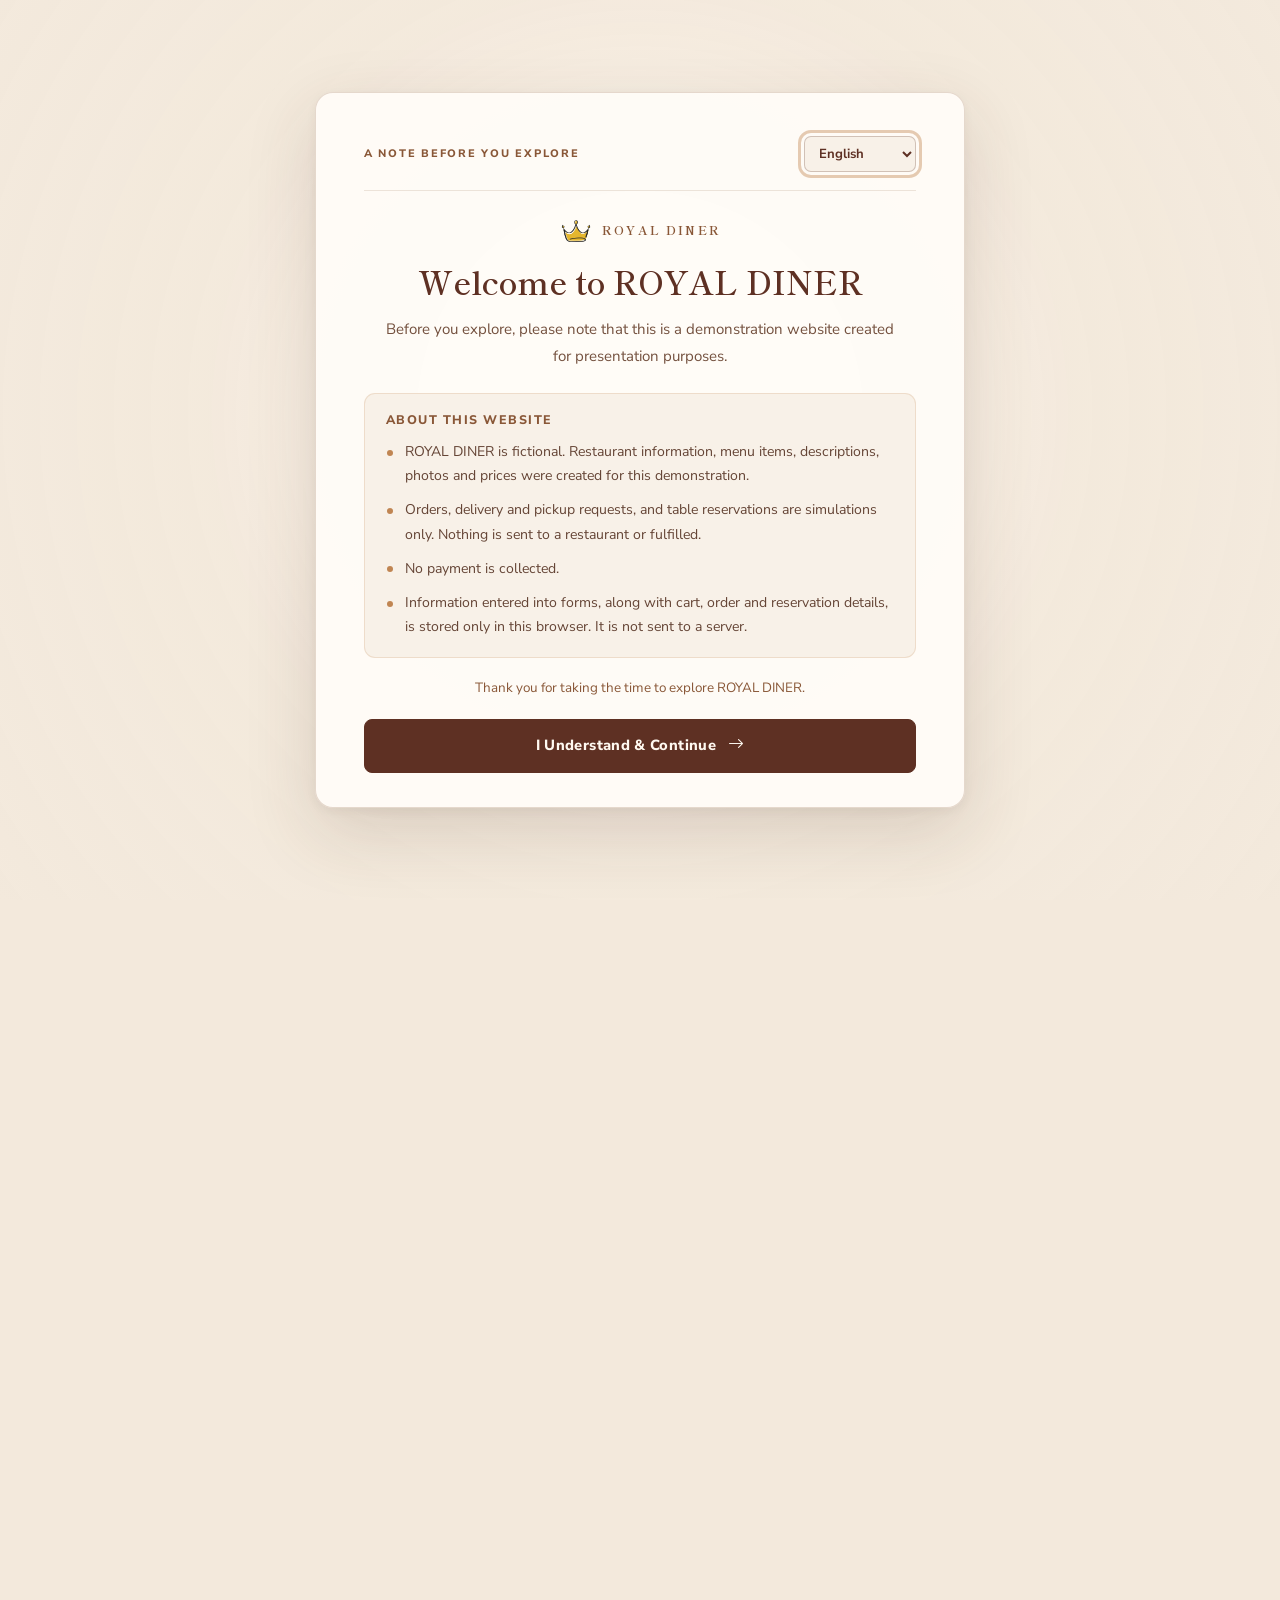
<file: menu.html>
<!doctype html>
<html lang="en" class="demo-gate-pending">
<head>
    <meta charset="UTF-8">
    <meta name="viewport" content="width=device-width, initial-scale=1.0">
    <script src="js/demo-config.js"></script>
    <meta name="description" content="Explore the ROYAL DINER menu of Japanese Western-style comfort food, classic omurice, hamburg steak, pasta, desserts, and drinks.">
    <meta name="theme-color" content="#F3E9DC">
    <title>Our Menu | ROYAL DINER</title>
    <!-- Favicon -->
    <link rel="icon" type="image/png" href="img/logo.png" />
    <link rel="preconnect" href="https://fonts.googleapis.com" crossorigin="anonymous">
    <link rel="preconnect" href="https://fonts.gstatic.com" crossorigin="anonymous">
    <link
        href="https://fonts.googleapis.com/css2?family=Allura&family=Merienda:wght@400;500;600;700;800&family=Nunito+Sans:wght@400;500;600;700;800&family=Noto+Sans+JP:wght@400;500;600;700&family=Shippori+Mincho:wght@400;500;600;700&display=swap"
        rel="stylesheet" crossorigin="anonymous">
    <!-- Bootstrap 5 -->
    <link href="https://cdn.jsdelivr.net/npm/bootstrap@5.3.3/dist/css/bootstrap.min.css" rel="stylesheet" crossorigin="anonymous"/>
    <!-- Bootstrap Icons -->
    <link rel="stylesheet" href="https://cdn.jsdelivr.net/npm/bootstrap-icons@1.11.3/font/bootstrap-icons.min.css" crossorigin="anonymous"/>
    <!-- Global CSS -->
    <link rel="stylesheet" href="css/style.css">
    <link rel="stylesheet" href="css/menu.css">
    <link rel="stylesheet" href="css/cart.css">
    <link rel="stylesheet" href="css/language-typography.css">
    <link rel="stylesheet" href="css/motion.css">
    <link rel="stylesheet" href="css/demo-mode.css">
</head>
<body>
    <div id="demo-gate" class="demo-gate" aria-live="polite">
        <div class="demo-loader" id="demoLoader" aria-hidden="false">
            <div class="demo-logo-wrap" aria-hidden="true">
                <span class="demo-ripple"></span>
                <span class="demo-ripple"></span>
                <span class="demo-ripple"></span>
                <img class="demo-loader-logo" src="img/o-logo.png" alt="">
            </div>
        </div>

        <section class="demo-confirmation" id="demoConfirmation" role="dialog" aria-modal="true"
            aria-labelledby="demoConfirmationTitle" aria-describedby="demoConfirmationIntro" hidden>
            <div class="demo-modal-topline">
                <span class="demo-modal-kicker" id="demoModalKicker">A NOTE BEFORE YOU EXPLORE</span>
                <label class="demo-language-control">
                    <span class="visually-hidden" id="demoLanguageLabel">Language</span>
                    <select id="demoLanguageSelect" aria-labelledby="demoLanguageLabel">
                        <option value="en">English</option>
                        <option value="ja">日本語</option>
                    </select>
                </label>
            </div>

            <div class="demo-modal-brand" aria-hidden="true">
                <img src="img/logo.png" alt="">
                <span>ROYAL DINER</span>
            </div>
            <h1 id="demoConfirmationTitle">Welcome to ROYAL DINER</h1>
            <p class="demo-confirmation-intro" id="demoConfirmationIntro">
                Before you explore, please note that this is a demonstration website created for presentation purposes.
            </p>

            <div class="demo-disclaimer-content">
                <h2 id="demoDetailsHeading">About this website</h2>
                <ul>
                    <li id="demoDetailOne">ROYAL DINER is fictional. Restaurant information, menu items, descriptions, photos and prices were created for this demonstration.</li>
                    <li id="demoDetailTwo">Orders, delivery and pickup requests, and table reservations are simulations only. Nothing is sent to a restaurant or fulfilled.</li>
                    <li id="demoDetailThree">No payment is collected.</li>
                    <li id="demoDetailFour">Information entered into forms, along with cart, order and reservation details, is stored only in this browser. It is not sent to a server.</li>
                </ul>
            </div>

            <p class="demo-confirmation-thanks" id="demoConfirmationThanks">Thank you for taking the time to explore ROYAL DINER.</p>
            <button class="demo-confirm-button" id="demoConfirmButton" type="button">
                <span id="demoConfirmButtonText">I Understand &amp; Continue</span>
                <i class="bi bi-arrow-right" aria-hidden="true"></i>
            </button>
        </section>
    </div>

    <header class="site-header">
        <nav class="navbar navbar-expand-lg" aria-label="Main navigation">
            <div class="container">
                <a class="navbar-brand" href="index.html" aria-label="ROYAL DINER Home">
                    <img src="img/logo.png" alt="ROYAL DINER logo" class="brand-logo">
                    <span class="brand-text"><span class="brand-name font-display-title">Royal Diner</span></span>
                </a>
                <button class="navbar-toggler" type="button" data-bs-toggle="collapse" data-bs-target="#mainNavigation" aria-controls="mainNavigation" aria-expanded="false" aria-label="Toggle navigation">
                    <i class="bi bi-list" aria-hidden="true"></i>
                </button>
                <div class="collapse navbar-collapse" id="mainNavigation">
                    <ul class="navbar-nav ms-auto align-items-lg-center">
                        <li class="nav-item"><a class="nav-link" href="index.html" data-page="home">Home</a></li>
                        <li class="nav-item"><a class="nav-link" href="menu.html" data-page="menu">Menu</a></li>
                        <li class="nav-item"><a class="nav-link" href="order.html" data-page="order">Order</a></li>
                        <li class="nav-item"><a class="nav-link" href="reservation.html" data-page="reservation">Reservation</a></li>
                        <li class="nav-item"><a class="nav-link" href="about.html" data-page="about">About</a></li>
                        <li class="nav-item language-nav-item">
                            <label class="visually-hidden" for="siteLanguageSelect">Language</label>
                            <select id="siteLanguageSelect" class="language-select" data-language-select aria-label="Language">
                                <option value="ja">日本語</option>
                                <option value="en">English</option>
                            </select>
                        </li>
                        <li class="nav-item cart-nav-item">
                            <button id="cartOpenButton" class="cart-link" type="button" aria-label="Open shopping cart" aria-haspopup="dialog" aria-controls="cartDrawer" aria-expanded="false" title="Shopping Cart">
                                <i class="bi bi-cart3" aria-hidden="true"></i>
                                <span class="cart-count" id="cartCount" aria-live="polite">0</span>
                            </button>
                        </li>
                    </ul>
                </div>
            </div>
        </nav>
    </header>

    <main>
        <section class="section menu-section">
            <div class="container">
                <div class="page-heading menu-page-heading text-center">
                    <p class="menu-eyebrow">ロイヤル・ダイナー</p>
                    <h1>Our Menu</h1>
                    <p>Japanese Western-style favourites, from classic omurice to hearty diner plates.</p>
                </div>

                <div class="menu-tools">
                    <label class="menu-search" for="menuSearch">
                        <i class="bi bi-search" aria-hidden="true"></i>
                        <input id="menuSearch" type="search" placeholder="Search dishes..." autocomplete="off" aria-label="Search menu dishes">
                        <button id="clearMenuSearch" class="menu-search-clear" type="button" aria-label="Clear search" hidden><i class="bi bi-x-lg" aria-hidden="true"></i></button>
                    </label>
                    <nav id="menuCategories" class="menu-categories" aria-label="Menu categories"></nav>
                </div>

                <div class="menu-result-line">
                    <p id="menuResultCount" class="menu-result-count" aria-live="polite">53 items</p>
                </div>
                <div id="menuGrid" class="menu-grid" aria-live="polite"></div>
                <div id="menuEmptyState" class="menu-empty-state" hidden>
                    <i class="bi bi-search" aria-hidden="true"></i>
                    <h2>No dishes found</h2>
                    <p>Try another search or choose a different category.</p>
                    <button class="btn-outline-custom" id="resetMenuFilters" type="button">Show all dishes</button>
                </div>
            </div>
        </section>
    </main>

    <!-- FOOTER -->
    <footer class="site-footer">
        <div class="footer-main">
            <div class="container">
                <div class="row g-4">
                    <!-- Restaurant -->
                    <div class="col-lg-5">
                        <div class="footer-brand font-display-title">Royal Diner</div>
                        <div class="footer-japanese">ロイヤル・ダイナー</div>
                        <p class="footer-description">
                            A cozy restaurant serving delicious Western-style Japanese
                            dishes.
                        </p>

                        <!-- Social Links -->
                        <div class="social-links">
                            <a href="#" class="social-link" aria-label="Instagram">
                                <i class="bi bi-instagram"></i>
                            </a>
                            <a href="#" class="social-link" aria-label="Facebook">
                                <i class="bi bi-facebook"></i>
                            </a>
                            <a href="#" class="social-link" aria-label="X">
                                <i class="bi bi-twitter-x"></i>
                            </a>
                        </div>
                    </div>

                    <!-- Quick Links -->
                    <div class="col-6 col-lg-2">
                        <h2 class="footer-title">Quick Links</h2>
                        <ul class="footer-links">
                            <li>
                                <a href="index.html"> Home </a>
                            </li>
                            <li>
                                <a href="menu.html"> Menu </a>
                            </li>
                            <li>
                                <a href="order.html"> Order </a>
                            </li>
                            <li>
                                <a href="reservation.html"> Reservation </a>
                            </li>
                        </ul>
                    </div>

                    <!-- Information -->
                    <div class="col-6 col-lg-2">
                        <h2 class="footer-title">Information</h2>
                        <ul class="footer-links">
                            <li>
                                <a href="about.html"> About Us </a>
                            </li>
                            <li>
                                <a href="about.html#access"> Access </a>
                            </li>
                            <li>
                                <a href="about.html#hours"> Business Hours </a>
                            </li>
                        </ul>
                    </div>

                    <!-- Contact -->
                    <div class="col-lg-3">
                        <h2 class="footer-title">Contact</h2>
                        <ul class="footer-contact">
                            <li>
                                <i class="bi bi-geo-alt"></i>
                                <span>Tokyo, Japan</span>
                            </li>
                            <li>
                                <i class="bi bi-telephone"></i>
                                <span>03-0000-0000</span>
                            </li>
                            <li>
                                <i class="bi bi-envelope"></i>
                                <span>info@royal-diner.com</span>
                            </li>
                        </ul>
                    </div>
                </div>
            </div>
        </div>

        <!-- Copyright -->
        <div class="footer-bottom">
            <div class="container">
                <div class="footer-bottom-inner">
                    <p>
                        © <span class="current-year">2026</span>
                        ROYAL DINER
                    </p>
                    <button class="motion-toggle" type="button" data-motion-toggle aria-pressed="true" aria-label="Turn motion effects off" title="Turn motion effects off">
                        <i class="bi bi-pause-circle" aria-hidden="true"></i>
                        <span data-motion-label>Motion: On</span>
                    </button>
                </div>
            </div>
        </div>
    </footer>

    <div id="cartBackdrop" class="cart-backdrop" hidden aria-hidden="true"></div>
    <aside id="cartDrawer" class="cart-drawer" role="dialog" aria-modal="true" aria-labelledby="cartDrawerTitle" aria-describedby="cartDrawerCount" aria-hidden="true" inert>
        <header class="cart-drawer-header">
            <div>
                <h2 id="cartDrawerTitle" class="cart-drawer-title">Your Cart</h2>
                <span id="cartDrawerCount" class="cart-drawer-count">0 items</span>
            </div>
            <button id="cartDrawerClose" class="cart-drawer-close" type="button" aria-label="Close shopping cart"><i class="bi bi-x-lg" aria-hidden="true"></i></button>
        </header>
        <div class="cart-drawer-body">
            <div id="cartEmptyState" class="cart-empty-state" hidden>
                <span class="cart-empty-icon"><i class="bi bi-basket2" aria-hidden="true"></i></span>
                <h3>Your cart is waiting</h3>
                <p>You have not added any dishes yet. Explore the menu and find something you like.</p>
                <a class="btn-primary-custom" href="menu.html"><i class="bi bi-journal-richtext" aria-hidden="true"></i> Browse Menu</a>
            </div>
            <div id="cartItems" class="cart-item-list" hidden></div>
        </div>
        <footer id="cartDrawerFooter" class="cart-drawer-footer" hidden>
            <div class="cart-clear-row"><button id="cartClearButton" class="cart-clear-button" type="button">Clear cart</button></div>
            <div id="cartClearConfirm" class="cart-clear-confirm" hidden>
                <span>Remove all items?</span>
                <span class="cart-clear-confirm-actions">
                    <button id="cartClearConfirmNo" type="button">Keep items</button>
                    <button id="cartClearConfirmYes" class="confirm-clear" type="button">Clear all</button>
                </span>
            </div>
            <div class="cart-subtotal-row"><span>Subtotal</span><strong id="cartSubtotal" class="cart-subtotal-value">¥0</strong></div>
            <p class="cart-fee-note">Any delivery fee is shown during checkout. Menu prices are displayed as listed.</p>
            <div class="cart-footer-actions">
                <a id="cartCheckoutButton" class="btn-primary-custom" href="order.html#checkout"><i class="bi bi-arrow-right-circle" aria-hidden="true"></i> Proceed to Order</a>
                <button id="cartContinueShopping" class="btn-outline-custom" type="button">Continue Shopping</button>
            </div>
        </footer>
    </aside>
    <div id="cartToast" class="cart-toast" role="status" aria-live="polite" aria-atomic="true" aria-hidden="true">
        <span id="cartToastMessage" class="cart-toast-message"></span>
        <button id="cartToastUndo" class="cart-toast-undo" type="button" hidden>Undo</button>
    </div>

    <div id="menuToast" class="menu-toast" role="status" aria-live="polite"></div>

    <dialog id="imageZoomDialog" class="menu-image-dialog" aria-label="Enlarged food photo">
        <div class="menu-zoom-dialog-inner">
            <button class="menu-zoom-close" id="closeImageZoom" type="button" aria-label="Close enlarged image"><i class="bi bi-x-lg" aria-hidden="true"></i></button>
            <img id="imageZoomImage" alt="" hidden>
            <p id="imageZoomCaption" class="menu-zoom-caption"></p>
        </div>
    </dialog>

    <script src="https://cdn.jsdelivr.net/npm/bootstrap@5.3.3/dist/js/bootstrap.bundle.min.js"></script>
    <script src="js/script.js"></script>
    <script src="js/i18n.js"></script>
    <script src="js/cart.js"></script>
    <script src="js/menu-data.js"></script>
    <script src="js/menu.js"></script>
    <script src="js/motion.js"></script>
    <script src="js/demo-mode.js"></script>
</body>
</html>
</file>
<file: css/style.css>
:root {
    --font-display: "Allura", cursive;
    --font-heading: "Merienda", cursive;
    --font-body: "Nunito Sans", sans-serif;

    --color-base: #F3E9DC;
    --color-main: #C08552;
    --color-accent: #5E3023;
    --color-coffee: #895737;

    --color-white: #FFFFFF;
    --color-black: #1F1F1F;
    --color-text: #3F2A22;
    --color-muted: #765F53;
    --color-border: rgba(94, 48, 35, 0.15);

    --shadow-small:
        0 3px 10px rgba(94, 48, 35, 0.08);
    --shadow-medium:
        0 8px 25px rgba(94, 48, 35, 0.12);
    --shadow-large:
        0 15px 40px rgba(94, 48, 35, 0.15);

    --container-width: 1200px;
    --radius-small: 8px;
    --radius-medium: 14px;
    --radius-large: 20px;

    --transition:
        all 0.2s ease;
}
* {
    box-sizing: border-box;
}
html {
    scroll-behavior: smooth;
}
body {
    margin: 0;
    background-color: var(--color-base);
    color: var(--color-text);
    font-family: var(--font-body);
    font-size: 16px;
    line-height: 1.6;
}
body.no-scroll {
    overflow: hidden;
}
img {
    max-width: 100%;
    height: auto;
    display: block;
}
a {
    color: inherit;
    text-decoration: none;
}
button,
input,
textarea,
select {
    font: inherit;
}
button {
    cursor: pointer;
}
::selection {
    background-color: var(--color-main);
    color: var(--color-white);
}
h1, h2, h3, h4, h5, h6 {
    margin-top: 0;
    color: var(--color-accent);
    font-family: var(--font-heading);
    line-height: 1.2;
}
.handwritten-accent {
    font-family: var(--font-display);
    font-weight: 500;
}
.elegant-italic {
    font-family: var(--font-body);
    font-style: italic;
}
p {
    margin-top: 0;
}
.text-muted-custom {
    color: var(--color-muted);
}
.container {
    width: 100%;
    max-width: var(--container-width);
}
main {
    min-height: 60vh;
}
.section {
    padding: 80px 0;
}
.section-small {
    padding: 50px 0;
}
.section-large {
    padding: 110px 0;
}
.page-heading {
    margin-bottom: 50px;
}
.font-display-title {
    font-family: var(--font-display);
}
.page-heading h1 {
    margin-bottom: 0px;
    font-family: var(--font-display);
    font-size: clamp(2.8rem, 5vw, 4rem);
    font-weight: 400;
    line-height: 1.05;
}
.page-heading p {
    max-width: 650px;
    margin: 0 auto;
    color: var(--color-muted);
    font-family: var(--font-heading);
    font-size: .95rem;
    line-height: 1.55;
}
.site-header {
    position: sticky;
    top: 0;
    z-index: 1000;
    background-color: rgba(243, 233, 220, 0.96);
    border-bottom: 1px solid var(--color-border);
    backdrop-filter: blur(8px);
}
.navbar {
    min-height: 78px;
    padding-top: 10px;
    padding-bottom: 10px;
}
.navbar-brand {
    display: flex;
    align-items: center;
    gap: 10px;
    color: var(--color-accent);
}
.navbar-brand:hover {
    color: var(--color-coffee);
}
.brand-logo {
    width: 60px;
    height: 60px;
    object-fit: contain;
}
.brand-text {
    display: flex;
    flex-direction: column;
    line-height: 1.1;
}
.brand-name {
    color: var(--color-accent);
    font-size: 2.8rem;
    font-weight: bolder;
    letter-spacing: 5px;
}
.brand-japanese {
    margin-top: 4px;
    color: var(--color-coffee);
    font-size: 0.72rem;
    letter-spacing: 1px;
}
.navbar-nav {
    gap: 5px;
}
.navbar-nav .nav-link {
    padding: 9px 14px !important;
    border-radius: var(--radius-small);
    color: var(--color-accent);
    font-size: 1rem;
    font-weight: 600;
    transition: var(--transition);
}
.navbar-nav .nav-link:hover {
    background-color: rgba(192, 133, 82, 0.15);
    color: var(--color-accent);
}
.navbar-nav .nav-link.active {
    background-color: var(--color-main);
    color: var(--color-white);
}
.navbar-toggler {
    padding: 7px 10px;
    border: 1px solid var(--color-accent);
    border-radius: var(--radius-small);
    color: var(--color-accent);
}
.navbar-toggler i {
    font-size: 1.5rem;
}
.navbar-toggler:focus {
    box-shadow:
        0 0 0 3px rgba(192, 133, 82, 0.25);
}
.cart-nav-item {
    margin-left: 8px;
}
.cart-link {
    position: relative;
    display: flex;
    align-items: center;
    justify-content: center;
    width: 42px;
    height: 42px;
    border-radius: 50%;
    background-color: var(--color-accent);
    color: var(--color-white);
    transition: var(--transition);
}
.cart-link:hover {
    background-color: var(--color-coffee);
    color: var(--color-white);
    transform: translateY(-1px);
}
.cart-link i {
    font-size: 1.15rem;
}
.cart-count {
    position: absolute;
    top: -5px;
    right: -5px;
    display: flex;
    align-items: center;
    justify-content: center;
    width: 19px;
    height: 19px;
    border-radius: 50%;
    background-color: var(--color-main);
    color: var(--color-black);
    font-size: 0.65rem;
    font-weight: 700;
}
.btn-primary-custom {
    display: inline-flex;
    align-items: center;
    justify-content: center;
    gap: 8px;
    padding: 11px 22px;
    border: 2px solid var(--color-accent);
    border-radius: var(--radius-small);
    background-color: var(--color-accent);
    color: var(--color-white);
    font-weight: 600;
    transition: var(--transition);
}
.btn-primary-custom:hover {
    background-color: var(--color-coffee);
    border-color: var(--color-coffee);
    color: var(--color-white);
    transform: translateY(-1px);
}
.btn-secondary-custom {
    display: inline-flex;
    align-items: center;
    justify-content: center;
    gap: 8px;
    padding: 11px 22px;
    border: 2px solid var(--color-main);
    border-radius: var(--radius-small);
    background-color: var(--color-main);
    color: var(--color-black);
    font-weight: 600;
    transition: var(--transition);
}
.btn-secondary-custom:hover {
    background-color: var(--color-coffee);
    border-color: var(--color-coffee);
    color: var(--color-white);
    transform: translateY(-1px);
}
.btn-outline-custom {
    display: inline-flex;
    align-items: center;
    justify-content: center;
    gap: 8px;
    padding: 10px 21px;
    border: 2px solid var(--color-accent);
    border-radius: var(--radius-small);
    background-color: transparent;
    color: var(--color-accent);
    font-weight: 600;
    transition: var(--transition);
}
.btn-outline-custom:hover {
    background-color: var(--color-accent);
    color: var(--color-white);
}
.custom-card {
    overflow: hidden;
    background-color: var(--color-white);
    border: 1px solid var(--color-border);
    border-radius: var(--radius-medium);
    box-shadow: var(--shadow-small);
    transition: var(--transition);
}
.custom-card:hover {
    transform: translateY(-3px);
    box-shadow: var(--shadow-medium);
}
.form-control,
.form-select {
    min-height: 46px;
    border: 1px solid rgba(94, 48, 35, 0.20);
    border-radius: var(--radius-small);
    background-color: var(--color-white);
    color: var(--color-text);
}
.form-control:focus,
.form-select:focus {
    border-color: var(--color-main);
    box-shadow:
        0 0 0 3px rgba(192, 133, 82, 0.18);
}
.form-label {
    margin-bottom: 6px;
    color: var(--color-accent);
    font-weight: 600;
}
.site-footer {
    margin-top: 80px;
    background-color: var(--color-accent);
    color: var(--color-base);
}
.footer-main {
    padding: 60px 0 45px;
}
.footer-brand {
    color: var(--color-base);
    font-size: 2.8rem;
    font-weight: normal;
    letter-spacing: 5px;
}
.footer-japanese {
    margin-top: 3px;
    color: var(--color-base);
    font-size: 0.8rem;
    letter-spacing: 1px;
}
.footer-description {
    max-width: 390px;
    margin-top: 14px;
    color: rgba(243, 233, 220);
    font-size: 0.9rem;
}
.footer-title {
    font-family: var(--font-body);
    margin-bottom: 16px;
    color: var(--color-base);
    font-size: 1.2rem;
    font-weight: 400;
    font-style: italic;
}
.footer-links {
    margin: 0;
    padding: 0;
    list-style: none;
}
.footer-links li {
    margin-bottom: 9px;
}
.footer-links a {
    color: rgba(243, 233, 220);
    font-size: 0.9rem;
    transition: color 0.2s ease;
}
.footer-links a:hover {
    color: var(--color-base);
    text-decoration: underline;
    text-underline-offset: 3px;
}
.footer-contact {
    display: flex;
    flex-direction: column;
    gap: 11px;
    margin: 0;
    padding: 0;
    list-style: none;
}
.footer-contact li {
    display: flex;
    align-items: center;
    gap: 9px;
    color: rgba(243, 233, 220);
    font-size: 0.9rem;
}
.footer-contact i {
    margin-top: 4px;
    color: var(--color-main);
}
.social-links {
    display: flex;
    gap: 9px;
    margin-top: 20px;
}
.social-link {
    display: flex;
    align-items: center;
    justify-content: center;
    width: 38px;
    height: 38px;
    border-radius: 50%;
    background-color: rgba(243, 233, 220, 0.10);
    color: var(--color-base);
    transition: var(--transition);
}
.social-link:hover {
    background-color: var(--color-main);
    color: var(--color-black);
    transform: translateY(-2px);
}
.footer-bottom {
    border-top:
        1px solid rgba(243, 233, 220, 0.15);
}
.footer-bottom-inner {
    display: flex;
    align-items: center;
    justify-content: center;
    gap: 20px;
    padding: 20px 0;
}
.footer-bottom p {
    margin: 0;
    color: rgba(243, 233, 220, 0.80);
    font-size: 0.78rem;
}
.text-brown {
    color: var(--color-accent) !important;
}
.text-coffee {
    color: var(--color-coffee) !important;
}
.text-caramel {
    color: var(--color-main) !important;
}
.bg-cream {
    background-color: var(--color-base) !important;
}
.bg-caramel {
    background-color: var(--color-main) !important;
}
.bg-brown {
    background-color: var(--color-accent) !important;
}
.bg-coffee {
    background-color: var(--color-coffee) !important;
}
@media (max-width: 991px) {
    .navbar-nav {
        padding-top: 15px;
    }
    .navbar-nav .nav-link {
        padding: 10px 12px !important;
    }
    .cart-nav-item {
        margin: 10px 0 5px 12px;
    }
}
@media (max-width: 576px) {
    .navbar {
        min-height: 68px;
    }
    .brand-logo {
        width: 42px;
        height: 42px;
    }
    .brand-name {
        font-size: 2rem;
        letter-spacing: 3px;
    }
    .brand-japanese {
        font-size: 0.65rem;
    }
    .section {
        padding: 55px 0;
    }
    .section-large {
        padding: 75px 0;
    }
    .page-heading {
        margin-bottom: 35px;
    }
    .footer-bottom-inner {
        flex-direction: column;
        text-align: center;
    }
}

/* Language controls */
.language-nav-item {
    display: flex;
    align-items: center;
    margin-left: 2px;
}
.language-select {
    min-width: 112px;
    min-height: 38px;
    padding: 6px 30px 6px 11px;
    border: 1px solid rgba(94, 48, 35, 0.28);
    border-radius: var(--radius-small);
    background-color: transparent;
    color: var(--color-accent);
    font-family: var(--font-body);
    font-size: .9rem;
    font-weight: 700;
    cursor: pointer;
    transition: 200ms;
}
.language-select:focus {
    color: var(--color-accent);
    font-family: var(--font-body);
    font-size: .9rem;
    background-color: var(--color-base);
    border-color: var(--color-main);
    outline: 0;
    box-shadow: 0 0 0 3px rgba(192, 133, 82, .18);
}

.language-select option {
    color: var(--color-accent);
    font-family: var(--font-body);
    font-size: .9rem;
    font-weight: 700;
    background-color: var(--color-base);
}


/* Japanese typography */
html[lang="ja"] body {
    font-family: "Noto Sans JP", sans-serif;
    line-height: 1.85;
    letter-spacing: .015em;
}
html[lang="ja"] h1,
html[lang="ja"] h2,
html[lang="ja"] h3,
html[lang="ja"] h4,
html[lang="ja"] h5,
html[lang="ja"] h6,
html[lang="ja"] .page-heading h1,
html[lang="ja"] .font-display-title,
html[lang="ja"] .handwritten-accent {
    font-family: "Shippori Mincho", serif;
    font-weight: 600;
    line-height: 1.45;
    letter-spacing: .025em;
}
html[lang="ja"] .page-heading p {
    font-family: "Noto Sans JP", sans-serif;
    line-height: 1.9;
}
html[lang="ja"] .navbar-nav .nav-link,
html[lang="ja"] .language-select,
html[lang="ja"] button,
html[lang="ja"] input,
html[lang="ja"] textarea,
html[lang="ja"] select {
    font-family: "Noto Sans JP", sans-serif;
}
html[lang="ja"] .menu-card-title,
html[lang="ja"] .home-food-name,
html[lang="ja"] .cart-item-name,
html[lang="ja"] .order-summary-item-name strong {
    font-family: "Noto Sans JP", sans-serif;
    font-weight: 600;
}

html[lang="ja"] .brand-name,
html[lang="ja"] .footer-brand,
html[lang="ja"] .menu-card-price,
html[lang="ja"] .home-food-price,
html[lang="ja"] .cart-item-unit-price,
html[lang="ja"] .cart-item-line-total {
    font-family: "Nunito Sans", "Noto Sans JP", sans-serif;
}
html[lang="ja"] p,
html[lang="ja"] li,
html[lang="ja"] label,
html[lang="ja"] .form-text,
html[lang="ja"] .text-muted-custom {
    line-height: 1.9;
}
html[lang="ja"] .language-select {
    min-width: 112px;
}

@media (max-width: 991px) {
    .language-nav-item {
        margin: 8px 0 6px 12px;
    }
    .language-select {
        width: 100%;
        max-width: 180px;
    }
}
</file>
<file: css/menu.css>
.menu-section {
    padding-top: 54px;
    padding-bottom: 78px;
}

.menu-page-heading {
    margin-bottom: 36px;
}

.menu-eyebrow {
    margin-bottom: 4px !important;
    color: var(--color-coffee) !important;
    font-size: .78rem;
    font-weight: 800;
    letter-spacing: .2em;
    text-transform: uppercase;
}

.menu-tools {
    display: grid;
    gap: 22px;
}

.menu-search {
    display: flex;
    align-items: center;
    gap: 12px;
    width: min(100%, 560px);
    min-height: 52px;
    margin-inline: auto;
    padding: 0 16px;
    background: var(--color-white);
    border: 1px solid var(--color-border);
    border-radius: 999px;
    box-shadow: var(--shadow-small);
    color: var(--color-coffee);
}

.menu-search>i {
    font-size: 1.05rem;
}

.menu-search input {
    flex: 1;
    width: 100%;
    min-width: 0;
    border: 0;
    outline: 0;
    background: transparent;
    color: var(--color-text);
    font-size: .98rem;
}

.menu-search input::placeholder {
    color: #7B665B;
    opacity: 1;
}

.menu-search:focus-within {
    border-color: var(--color-main);
    box-shadow: 0 0 0 3px rgba(192, 133, 82, .18);
}

.menu-search-clear {
    display: grid;
    place-items: center;
    width: 30px;
    height: 30px;
    border: 0;
    border-radius: 50%;
    background: transparent;
    color: var(--color-coffee);
}

.menu-search-clear:hover {
    background: rgba(192, 133, 82, .15);
}

.menu-search-clear[hidden] {
    display: none;
}

.menu-categories {
    display: flex;
    gap: 10px;
    justify-content: center;
    flex-wrap: balance;
    padding: 3px 2px 10px;
    scrollbar-width: thin;
    scrollbar-color: var(--color-main) transparent;
}

.menu-category-btn {
    flex: 0 0 auto;
    padding: 10px 18px;
    border: 1px solid var(--color-border);
    border-radius: 999px;
    background: var(--color-white);
    color: var(--color-accent);
    font-size: .94rem;
    font-weight: 700;
    white-space: nowrap;
    transition: var(--transition);
}

.menu-category-btn:hover {
    border-color: var(--color-main);
    background: rgba(192, 133, 82, .12);
}

.menu-category-btn.is-active {
    border-color: var(--color-accent);
    background: var(--color-accent);
    color: var(--color-white);
}

.menu-result-line {
    display: flex;
    justify-content: space-between;
    align-items: center;
    margin: 6px 0 18px;
}

.menu-result-count {
    margin: 0;
    color: var(--color-muted);
    font-size: .92rem;
    font-weight: 700;
}

.menu-grid {
    display: grid;
    grid-template-columns: repeat(3, minmax(0, 1fr));
    gap: 26px;
    align-items: stretch;
}

.menu-card {
    position: relative;
    min-width: 0;
    overflow: hidden;
    background: var(--color-white);
    border: 1px solid var(--color-border);
    border-radius: var(--radius-medium);
    box-shadow: var(--shadow-small);
    transition: transform .2s ease, box-shadow .2s ease;
}

.menu-card:hover {
    transform: translateY(-3px);
    box-shadow: var(--shadow-medium);
}

.menu-card-photo {
    position: relative;
    display: block;
    overflow: hidden;
    aspect-ratio: 4 / 3;
    background: #EDE0D1;
}

.menu-card-photo.image-missing {
    display: none;
}

.menu-card-image {
    width: 100%;
    height: 100%;
    object-fit: cover;
    transition: transform .35s ease;
}

.menu-card-photo:not(.image-ready) .menu-card-image {
    visibility: hidden;
}

.menu-card:hover .menu-card-image {
    transform: scale(1.035);
}

.menu-zoom-button {
    position: absolute;
    top: 12px;
    right: 12px;
    z-index: 1;
    display: grid;
    place-items: center;
    width: 40px;
    height: 40px;
    border: 1px solid rgba(255, 255, 255, .45);
    border-radius: 50%;
    background: rgba(94, 48, 35, .82);
    color: #fff;
    opacity: 0;
    visibility: hidden;
    cursor: pointer;
    transition: opacity .18s ease, background .18s ease, visibility .18s ease;
}

.menu-card-photo:hover .menu-zoom-button,
.menu-card-photo:focus-within .menu-zoom-button {
    opacity: .4;
    visibility: visible;
}

.menu-zoom-button:hover,
.menu-zoom-button:focus-visible {
    opacity: .95 !important;
    outline: 2px solid #fff;
    outline-offset: 2px;
}

.menu-card-photo:not(.image-ready) .menu-zoom-button {
    display: none;
}

.menu-zoom-button i {
    font-size: 1.1rem;
}

.menu-card-body {
    display: flex;
    flex-direction: column;
    align-items: flex-start;
    min-height: 242px;
    padding: 20px 20px 18px;
}

.menu-signature-label {
    display: inline-block;
    margin: 0 0 9px;
    padding: 4px 9px;
    border-radius: 999px;
    background: rgba(192, 133, 82, .16);
    color: var(--color-accent);
    font-size: .72rem;
    font-weight: 800;
    letter-spacing: .04em;
}

.menu-card-title {
    margin: 0 0 8px;
    color: var(--color-accent);
    font-family: var(--font-heading);
    font-size: 1.18rem;
    font-weight: 800;
    line-height: 1.3;
}

.menu-card-description {
    flex: 1;
    width: 100%;
    min-height: 2.9em;
    margin: 0 0 15px;
    color: #5A4338;
    font-size: .96rem;
    font-weight: 500;
    line-height: 1.55;
    opacity: 1;
}

.menu-card-price {
    margin: auto 0 16px;
    padding-top: 2px;
    color: var(--color-coffee);
    font-size: 1.4rem;
    font-weight: 800;
    line-height: 1.2;
}

.menu-card-actions {
    display: flex;
    width: 100%;
    align-items: center;
    gap: 10px;
}

.menu-add-button {
    display: inline-flex;
    flex: 1;
    align-items: center;
    justify-content: center;
    gap: 8px;
    min-height: 44px;
    padding: 10px 13px;
    border: 1px solid var(--color-accent);
    border-radius: var(--radius-small);
    background: var(--color-accent);
    color: var(--color-white);
    font-size: .91rem;
    font-weight: 800;
    transition: var(--transition);
}

.menu-add-button:hover {
    border-color: var(--color-coffee);
    background: var(--color-coffee);
    color: var(--color-white);
}

.menu-add-button:active {
    transform: scale(.98);
}

.menu-add-button i {
    font-size: 1rem;
}

.menu-info-button {
    display: grid;
    flex: 0 0 44px;
    place-items: center;
    width: 44px;
    height: 44px;
    border: 1px solid var(--color-main);
    border-radius: var(--radius-small);
    background: var(--color-base);
    color: var(--color-accent);
    transition: var(--transition);
}

.menu-info-button:hover,
.menu-info-button[aria-expanded="true"] {
    background: var(--color-main);
    color: var(--color-black);
}

.menu-info-button i {
    font-size: 1.15rem;
}

.menu-info-panel {
    position: absolute;
    z-index: 4;
    inset: 0;
    display: none;
    flex-direction: column;
    padding: 24px;
    overflow-y: auto;
    background: var(--color-white);
    color: var(--color-text);
}

.menu-info-panel.is-open {
    display: flex;
}

.menu-info-category {
    align-self: flex-start;
    margin-bottom: 13px;
    padding: 5px 11px;
    border-radius: 999px;
    background: #F3E9DC;
    color: var(--color-accent);
    font-size: .8rem;
    font-weight: 800;
}

.menu-info-title {
    margin-bottom: 12px;
    font-family: var(--font-heading);
    font-size: 1.22rem;
    font-weight: 800;
}

.menu-info-description {
    margin-bottom: 18px;
    color: #5A4338;
    font-size: .96rem;
    line-height: 1.6;
}

.menu-info-subheading {
    margin-bottom: 7px;
    font-family: var(--font-body);
    font-size: .9rem;
    font-weight: 800;
    letter-spacing: .04em;
    text-transform: uppercase;
}

.menu-info-details {
    margin-bottom: 18px;
    color: var(--color-muted);
    font-size: .94rem;
    line-height: 1.6;
}

.menu-info-price {
    margin-top: auto;
    margin-bottom: 16px;
    color: var(--color-coffee);
    font-size: 1.4rem;
    font-weight: 800;
}

.menu-info-close {
    width: 100%;
    min-height: 42px;
    margin-top: auto;
    padding: 10px 16px;
    border: 1px solid var(--color-accent);
    border-radius: var(--radius-small);
    background: transparent;
    color: var(--color-accent);
    font-weight: 800;
}

.menu-info-close:hover {
    background: var(--color-accent);
    color: var(--color-white);
}

.menu-empty-state {
    padding: 60px 20px;
    text-align: center;
    color: var(--color-muted);
}

.menu-empty-state[hidden] {
    display: none;
}

.menu-empty-state>i {
    display: inline-block;
    margin-bottom: 12px;
    color: var(--color-coffee);
    font-size: 2.4rem;
}

.menu-empty-state h2 {
    margin-bottom: 8px;
    font-family: var(--font-heading);
    font-size: 1.3rem;
    font-weight: 800;
}

.menu-empty-state p {
    margin-bottom: 20px;
}

.menu-toast {
    position: fixed;
    right: 24px;
    bottom: 24px;
    z-index: 1200;
    max-width: min(380px, calc(100vw - 32px));
    padding: 14px 18px;
    border: 1px solid rgba(255, 255, 255, .15);
    border-radius: 12px;
    background: var(--color-accent);
    box-shadow: var(--shadow-large);
    color: var(--color-white);
    font-size: .95rem;
    font-weight: 700;
    opacity: 0;
    visibility: hidden;
    transform: translateY(12px);
    transition: opacity .2s ease, transform .2s ease, visibility .2s ease;
}

.menu-toast.is-visible {
    opacity: 1;
    visibility: visible;
    transform: translateY(0);
}

.menu-image-dialog {
    width: min(960px, calc(100% - 28px));
    max-width: 960px;
    max-height: calc(100% - 28px);
    padding: 0;
    overflow: visible;
    border: 0;
    border-radius: var(--radius-medium);
    background: transparent;
    color: var(--color-text);
}

.menu-image-dialog::backdrop {
    background: rgba(31, 22, 18, .82);
    backdrop-filter: blur(3px);
}

.menu-zoom-dialog-inner {
    position: relative;
    display: grid;
    place-items: center;
    min-height: 160px;
    padding: 18px;
    border-radius: var(--radius-medium);
    background: #211914;
}

.menu-zoom-dialog-inner img {
    width: 100%;
    max-height: 78vh;
    object-fit: contain;
    border-radius: 8px;
}

.menu-zoom-dialog-inner img[hidden] {
    display: none;
}

.menu-zoom-close {
    position: absolute;
    top: 12px;
    right: 12px;
    z-index: 2;
    display: grid;
    place-items: center;
    width: 40px;
    height: 40px;
    border: 1px solid rgba(255, 255, 255, .4);
    border-radius: 50%;
    background: rgba(0, 0, 0, .65);
    color: #fff;
}

.menu-zoom-caption {
    margin: 12px 0 0;
    color: #fff;
    font-weight: 700;
    text-align: center;
}

@media (max-width: 991.98px) {
    .menu-grid {
        grid-template-columns: repeat(2, minmax(0, 1fr));
        gap: 22px;
    }

    .menu-card-body {
        padding: 18px;
    }
}

@media (max-width: 575.98px) {
    .menu-section {
        padding-top: 38px;
    }

    .menu-page-heading {
        margin-bottom: 28px;
    }

    .menu-grid {
        grid-template-columns: 1fr;
        gap: 18px;
    }

    .menu-card-body {
        min-height: 220px;
        padding: 18px;
    }

    .menu-card-title {
        font-size: 1.27rem;
    }

    .menu-card-price {
        font-size: 1.35rem;
    }

    .menu-info-panel {
        padding: 21px;
    }

    .menu-toast {
        right: 16px;
        bottom: 16px;
    }
}

@media (prefers-reduced-motion: reduce) {

    .menu-card,
    .menu-card-image,
    .menu-zoom-button,
    .menu-toast {
        transition: none;
    }
}
</file>
<file: css/cart.css>
/* Cart drawer */
.cart-link {
    border: 0;
    padding: 0;
    cursor: pointer;
}
.cart-link:focus-visible,
.cart-drawer button:focus-visible,
.cart-drawer a:focus-visible,
.cart-toast button:focus-visible {
    outline: 3px solid var(--color-main);
    outline-offset: 3px;
}
.cart-backdrop {
    position: fixed;
    inset: 0;
    z-index: 1090;
    border: 0;
    background: rgba(31, 22, 18, 0.48);
    pointer-events: none;
    opacity: 0;
    transition: opacity 0.22s ease;
}
.cart-backdrop.is-visible {
    pointer-events: auto;
    opacity: 1;
}
.cart-drawer {
    position: fixed;
    inset: 0 0 0 auto;
    z-index: 1100;
    display: flex;
    flex-direction: column;
    width: min(470px, 100%);
    height: 100dvh;
    max-height: 100dvh;
    background: var(--color-base, #F3E9DC);
    box-shadow: -12px 0 38px rgba(45, 28, 20, 0.18);
    transform: translateX(105%);
    visibility: hidden;
    transition: transform 0.24s ease, visibility 0.24s;
}
.cart-drawer.is-open {
    transform: translateX(0);
    visibility: visible;
}
.cart-drawer-header {
    display: flex;
    align-items: flex-start;
    justify-content: space-between;
    gap: 18px;
    padding: 24px 24px 18px;
    border-bottom: 1px solid var(--color-border);
}
.cart-drawer-title {
    margin: 0;
    color: var(--color-accent);
    font-size: 2rem;
    line-height: 1.1;
}
.cart-drawer-count {
    display: block;
    margin-top: 5px;
    color: var(--color-muted);
    font-size: 0.9rem;
}
.cart-drawer-close {
    display: inline-grid;
    flex: 0 0 44px;
    place-items: center;
    width: 44px;
    height: 44px;
    border: 1px solid var(--color-border);
    border-radius: 50%;
    background: transparent;
    color: var(--color-accent);
    font-size: 1.15rem;
}
.cart-drawer-close:hover {
    background: rgba(192, 133, 82, 0.14);
}
.cart-drawer-body {
    flex: 1 1 auto;
    min-height: 0;
    overflow-y: auto;
    padding: 8px 24px 24px;
    overscroll-behavior: contain;
}
.cart-empty-state {
    display: flex;
    min-height: 320px;
    flex-direction: column;
    align-items: center;
    justify-content: center;
    padding: 24px 8px;
    text-align: center;
}
.cart-empty-icon {
    display: grid;
    place-items: center;
    width: 76px;
    height: 76px;
    margin-bottom: 18px;
    border-radius: 50%;
    background: rgba(192, 133, 82, 0.16);
    color: var(--color-accent);
    font-size: 2rem;
}
.cart-empty-state h3 {
    margin-bottom: 8px;
    font-family: var(--font-heading);
    font-size: 1.15rem;
    font-weight: 800;
}
.cart-empty-state p {
    max-width: 300px;
    margin-bottom: 18px;
    color: var(--color-muted);
}
.cart-item-list {
    display: flex;
    flex-direction: column;
}
.cart-item {
    display: grid;
    grid-template-columns: 88px minmax(0, 1fr);
    gap: 14px;
    padding: 18px 0;
    border-bottom: 1px solid var(--color-border);
}
.cart-item-image-wrap {
    position: relative;
    display: grid;
    width: 88px;
    height: 88px;
    place-items: center;
    overflow: hidden;
    border-radius: 12px;
    background: #eadaca;
    color: var(--color-coffee);
}
.cart-item-image {
    width: 100%;
    height: 100%;
    object-fit: cover;
}
.cart-item-image-wrap .cart-item-placeholder {
    font-size: 1.7rem;
}
.cart-item-image-wrap.has-image .cart-item-placeholder {
    display: none;
}
.cart-item-main {
    min-width: 0;
}
.cart-item-heading {
    display: flex;
    align-items: flex-start;
    justify-content: space-between;
    gap: 8px;
}
.cart-item-name {
    margin: 0 0 4px;
    color: var(--color-accent);
    font-family: var(--font-heading);
    font-size: 0.98rem;
    font-weight: 700;
    line-height: 1.35;
}
.cart-item-unit-price {
    margin: 0;
    color: var(--color-muted);
    font-size: 0.88rem;
}
.cart-item-line-total {
    flex-shrink: 0;
    color: var(--color-accent);
    font-size: 0.98rem;
    font-weight: 800;
    white-space: nowrap;
}
.cart-item-controls {
    display: flex;
    align-items: center;
    justify-content: space-between;
    gap: 10px;
    margin-top: 12px;
}
.quantity-control {
    display: inline-flex;
    align-items: center;
    gap: 0;
    min-height: 36px;
    overflow: hidden;
    border: 1px solid var(--color-border);
    border-radius: 9px;
    background: rgba(255, 255, 255, 0.42);
}
.quantity-control button {
    display: inline-grid;
    width: 36px;
    height: 36px;
    place-items: center;
    border: 0;
    background: transparent;
    color: var(--color-accent);
}
.quantity-control button:hover:not(:disabled) {
    background: rgba(192, 133, 82, 0.2);
}
.quantity-control button:disabled {
    cursor: not-allowed;
    opacity: 0.38;
}
.quantity-control output {
    min-width: 30px;
    color: var(--color-accent);
    font-size: 0.94rem;
    font-weight: 800;
    text-align: center;
}
.cart-remove-button,
.cart-clear-button {
    padding: 6px 0;
    border: 0;
    background: transparent;
    color: #7C322A;
    font-size: 0.85rem;
    font-weight: 700;
    text-decoration: underline;
    text-underline-offset: 3px;
}
.cart-remove-button:hover,
.cart-clear-button:hover {
    color: #4F1E19;
}
.cart-drawer-footer {
    flex: 0 0 auto;
    padding: 18px 24px max(20px, env(safe-area-inset-bottom));
    border-top: 1px solid var(--color-border);
    background: rgba(255, 255, 255, 0.35);
}
.cart-subtotal-row {
    display: flex;
    align-items: center;
    justify-content: space-between;
    gap: 16px;
    margin-bottom: 4px;
    color: var(--color-accent);
    font-weight: 700;
}
.cart-subtotal-value {
    font-size: 1.45rem;
    font-weight: 800;
    white-space: nowrap;
}
.cart-fee-note {
    margin: 0 0 16px;
    color: var(--color-muted);
    font-size: 0.78rem;
}
.cart-footer-actions {
    display: grid;
    gap: 10px;
}
.cart-footer-actions .btn-primary-custom,
.cart-footer-actions .btn-outline-custom {
    width: 100%;
    min-height: 48px;
}
.cart-clear-row {
    display: flex;
    justify-content: flex-end;
    margin-bottom: 2px;
}
.cart-clear-confirm {
    display: flex;
    align-items: center;
    justify-content: space-between;
    gap: 10px;
    margin-bottom: 12px;
    padding: 10px 12px;
    border: 1px solid rgba(124, 50, 42, 0.22);
    border-radius: 10px;
    background: rgba(124, 50, 42, 0.06);
    font-size: 0.86rem;
}
.cart-clear-confirm[hidden],
.cart-drawer-footer[hidden],
.cart-empty-state[hidden] {
    display: none !important;
}
.cart-clear-confirm-actions {
    display: flex;
    gap: 10px;
    flex-shrink: 0;
}
.cart-clear-confirm-actions button {
    padding: 4px 7px;
    border: 0;
    background: transparent;
    color: var(--color-accent);
    font-weight: 800;
}
.cart-clear-confirm-actions .confirm-clear {
    color: #7C322A;
}
.cart-toast {
    position: fixed;
    right: 20px;
    bottom: 20px;
    z-index: 1200;
    display: flex;
    align-items: center;
    gap: 16px;
    max-width: min(460px, calc(100vw - 32px));
    padding: 12px 16px;
    border-radius: 12px;
    background: var(--color-main);
    box-shadow: var(--shadow-large);
    color: #fff;
    opacity: 0;
    pointer-events: none;
    transform: translateY(10px);
    transition: opacity 0.18s ease, transform 0.18s ease;
}
.cart-toast.is-visible {
    opacity: 1;
    pointer-events: auto;
    transform: translateY(0);
}
.cart-toast-message {
    flex: 1;
    font-size: 0.95rem;
}
.cart-toast-undo {
    min-height: 36px;
    padding: 5px 8px;
    border: 1px solid rgba(255,255,255,0.52);
    border-radius: 7px;
    background: transparent;
    color: #fff;
    font-weight: 800;
}
.cart-toast-undo[hidden] {
    display: none !important;
}
body.cart-drawer-open {
    overflow: hidden;
}
@media (max-width: 575.98px) {
    .cart-drawer-header {
        padding: 18px 18px 14px;
    }
    .cart-drawer-title {
        font-size: 1.8rem;
    }
    .cart-drawer-body {
        padding: 4px 18px 18px;
    }
    .cart-drawer-footer {
        padding: 14px 18px max(16px, env(safe-area-inset-bottom));
    }
    .cart-item {
        grid-template-columns: 72px minmax(0, 1fr);
        gap: 11px;
    }
    .cart-item-image-wrap {
        width: 72px;
        height: 72px;
    }
    .cart-item-heading {
        flex-wrap: wrap;
        gap: 2px 10px;
    }
    .cart-item-line-total {
        font-size: 0.9rem;
    }
    .cart-item-controls {
        margin-top: 8px;
    }
    .cart-toast {
        right: 12px;
        bottom: 12px;
        max-width: calc(100vw - 24px);
    }
}
@media (prefers-reduced-motion: reduce) {
    .cart-backdrop,
    .cart-drawer,
    .cart-toast {
        transition: none;
    }
}
</file>
<file: css/language-typography.css>
/* Japanese typography and layout tuning */
html[lang="ja"] {
    --font-jp-display: "Shippori Mincho", serif;
    --font-jp-body: "Noto Sans JP", sans-serif;
}

html[lang="ja"] body {
    font-family: var(--font-jp-body);
    font-size: 15px;
    line-height: 1.8;
    letter-spacing: 0;
    word-break: normal;
    overflow-wrap: break-word;
}

html[lang="ja"] h1,
html[lang="ja"] h2,
html[lang="ja"] h3,
html[lang="ja"] h4,
html[lang="ja"] h5,
html[lang="ja"] h6 {
    font-family: var(--font-jp-display);
    font-weight: 600;
    line-height: 1.38;
    letter-spacing: .025em;
    word-break: normal;
}

/* Keep the Latin brand wordmark intact in both languages. */
html[lang="ja"] .brand-name,
html[lang="ja"] .footer-brand {
    font-family: "Allura", cursive;
    font-weight: 500;
    letter-spacing: 5px;
}

html[lang="ja"] .brand-name {
    font-size: 2.8rem;
    line-height: 1;
    font-weight: bolder;
}

html[lang="ja"] .footer-brand {
    font-size: 2.8rem;
    line-height: 1.1;
    letter-spacing: 5px;
}

html[lang="ja"] .handwritten-accent,
html[lang="ja"] .page-heading h1,
html[lang="ja"] .home-hero-title,
html[lang="ja"] .about-hero-title {
    font-family: var(--font-jp-display);
}

/* Shared page titles */
html[lang="ja"] .page-heading h1 {
    margin-bottom: 8px;
    font-size: clamp(2.3rem, 4vw, 3.35rem);
    font-weight: 600;
    line-height: 1.35;
    letter-spacing: .035em;
}

html[lang="ja"] .page-heading p {
    font-family: var(--font-jp-body);
    font-size: .9rem;
    line-height: 1.85;
    letter-spacing: .01em;
}

html[lang="ja"] .navbar-nav .nav-link,
html[lang="ja"] .language-select,
html[lang="ja"] button,
html[lang="ja"] input,
html[lang="ja"] textarea,
html[lang="ja"] select {
    font-family: var(--font-jp-body);
}

html[lang="ja"] .navbar-nav .nav-link {
    font-size: .9rem;
    line-height: 1.45;
    letter-spacing: 0;
}

html[lang="ja"] .language-select {
    min-width: 120px;
    font-size: .86rem;
}

html[lang="ja"] p,
html[lang="ja"] li,
html[lang="ja"] label,
html[lang="ja"] .form-text,
html[lang="ja"] .text-muted-custom {
    line-height: 1.8;
}

html[lang="ja"] .btn-primary-custom,
html[lang="ja"] .btn-secondary-custom,
html[lang="ja"] .btn-outline-custom {
    font-size: .9rem;
    line-height: 1.5;
    letter-spacing: .005em;
}

html[lang="ja"] .form-label {
    font-size: .9rem;
    line-height: 1.5;
}

html[lang="ja"] .form-control,
html[lang="ja"] .form-select {
    font-size: .9rem;
    line-height: 1.5;
}

/* Small section labels: avoid English-style tracking and uppercase styling. */
html[lang="ja"] .home-eyebrow,
html[lang="ja"] .about-eyebrow,
html[lang="ja"] .about-section-kicker,
html[lang="ja"] .menu-eyebrow,
html[lang="ja"] .reservation-eyebrow,
html[lang="ja"] .reservation-confirmation-eyebrow,
html[lang="ja"] .home-food-category,
html[lang="ja"] .home-food-tag {
    font-family: var(--font-jp-body);
    font-size: .76rem;
    font-weight: 700;
    letter-spacing: .025em;
    line-height: 1.6;
    text-transform: none;
}

html[lang="ja"] .home-eyebrow {
    margin-bottom: 10px;
}

html[lang="ja"] .about-eyebrow,
html[lang="ja"] .about-section-kicker {
    gap: 8px;
    margin-bottom: 12px;
}

html[lang="ja"] .menu-eyebrow,
html[lang="ja"] .reservation-eyebrow {
    letter-spacing: .04em;
}

/* Home */
html[lang="ja"] .home-hero-title {
    max-width: 100%;
    margin-bottom: 20px;
    font-size: clamp(2.25rem, 3.35vw, 3.2rem);
    font-weight: 600;
    line-height: 1.45;
    letter-spacing: .025em;
}

html[lang="ja"] .home-hero-copy p,
html[lang="ja"] .home-hero-photo figcaption,
html[lang="ja"] .about-hero-visual figcaption {
    font-family: var(--font-jp-body);
}

html[lang="ja"] .home-hero-tagline {
    max-width: 440px;
    font-size: .92rem;
    line-height: 1.85;
}

html[lang="ja"] .home-section-heading h2,
html[lang="ja"] .home-order-copy h2,
html[lang="ja"] .home-faq-heading h2,
html[lang="ja"] .home-visit-intro h2 {
    font-size: clamp(1.45rem, 2.45vw, 2.05rem);
    line-height: 1.45;
    letter-spacing: .025em;
}

html[lang="ja"] .home-section-intro,
html[lang="ja"] .home-faq-heading > p:last-child {
    font-size: .9rem;
    line-height: 1.85;
}

html[lang="ja"] .home-food-name {
    font-family: var(--font-jp-body);
    font-size: .98rem;
    font-weight: 700;
    line-height: 1.55;
}

html[lang="ja"] .home-food-description {
    font-size: .84rem;
    line-height: 1.8;
}

html[lang="ja"] .home-food-category {
    font-size: .7rem;
}

html[lang="ja"] .home-add-button {
    font-size: .76rem;
    line-height: 1.4;
    white-space: normal;
}

html[lang="ja"] .home-category-name {
    font-family: var(--font-jp-body);
    font-size: .82rem;
    line-height: 1.55;
}

html[lang="ja"] .home-faq-item summary {
    font-size: .86rem;
    line-height: 1.75;
}

/* About */
html[lang="ja"] .about-hero-title {
    margin-bottom: 4px;
    font-size: clamp(2.6rem, 4.1vw, 3.65rem);
    font-weight: 600;
    line-height: 1.4;
    letter-spacing: .035em;
}

html[lang="ja"] .about-hero-subtitle,
html[lang="ja"] .about-handwritten-note {
    font-family: var(--font-jp-display);
    font-size: clamp(1rem, 1.35vw, 1.16rem);
    line-height: 1.65;
}

html[lang="ja"] .about-handwritten-note {
    font-size: 1.25rem;
}

html[lang="ja"] .about-hero-description,
html[lang="ja"] .about-story-block p:not(.about-section-kicker),
html[lang="ja"] .about-concept-block p:not(.about-section-kicker),
html[lang="ja"] .about-atmosphere-copy > p:not(.about-section-kicker),
html[lang="ja"] .about-ingredients-panel > p:not(.about-section-kicker),
html[lang="ja"] .about-gallery-heading > p:not(.about-section-kicker),
html[lang="ja"] .about-visit-heading > p:not(.about-section-kicker) {
    font-size: .9rem;
    line-height: 1.9;
}

html[lang="ja"] .about-page .about-story-block h2,
html[lang="ja"] .about-page .about-concept-block h2,
html[lang="ja"] .about-page .about-atmosphere-copy h2,
html[lang="ja"] .about-page .about-section-heading h2,
html[lang="ja"] .about-page .about-ingredients-panel h2,
html[lang="ja"] .about-page .about-gallery-heading h2,
html[lang="ja"] .about-page .about-visit-heading h2 {
    font-size: clamp(1.4rem, 2.35vw, 1.95rem);
    line-height: 1.5;
    letter-spacing: .025em;
}

html[lang="ja"] .about-signature-item h3,
html[lang="ja"] .about-info-card h3 {
    font-size: 1rem;
    line-height: 1.5;
    font-weight: 900;
}


html[lang="ja"] .about-signature-item p,
html[lang="ja"] .about-info-card > p,
html[lang="ja"] .about-section-heading > p {
    font-size: .85rem;
    line-height: 1.8;
}

html[lang="ja"] .about-final-cta-title {
    font-family: var(--font-jp-display);
    font-size: clamp(.98rem, 1.6vw, 1.2rem);
    line-height: 1.65;
}

/* Menu and dish cards */
html[lang="ja"] .menu-category-btn {
    padding: 9px 15px;
    font-size: .82rem;
    line-height: 1.45;
}

html[lang="ja"] .menu-result-count {
    font-size: .84rem;
}

html[lang="ja"] .menu-card-title,
html[lang="ja"] .menu-info-title {
    font-family: var(--font-jp-body);
    font-size: 1.18rem;
    font-weight: 700;
    line-height: 1.55;
}

html[lang="ja"] .menu-card-description,
html[lang="ja"] .menu-info-description,
html[lang="ja"] .menu-info-details {
    font-size: .84rem;
    line-height: 1.8;
}

html[lang="ja"] .menu-signature-label,
html[lang="ja"] .menu-info-category {
    font-size: .7rem;
    line-height: 1.45;
    letter-spacing: 0;
}

html[lang="ja"] .menu-add-button,
html[lang="ja"] .menu-info-close {
    font-size: .82rem;
    line-height: 1.45;
}

/* Cart drawer */
html[lang="ja"] .cart-drawer-title {
    font-family: var(--font-jp-display);
    font-size: 1.35rem;
    line-height: 1.45;
}

html[lang="ja"] .cart-drawer-count {
    font-size: .8rem;
    line-height: 1.6;
}

html[lang="ja"] .cart-empty-state h3 {
    font-family: var(--font-jp-display);
    font-size: 1rem;
    line-height: 1.5;
}

html[lang="ja"] .cart-empty-state p {
    font-size: .86rem;
    line-height: 1.85;
}

html[lang="ja"] .cart-item-name {
    font-family: var(--font-jp-body);
    font-size: .9rem;
    font-weight: 700;
    line-height: 1.55;
}

html[lang="ja"] .cart-item-unit-price {
    font-size: .78rem;
}

html[lang="ja"] .cart-item-line-total {
    font-size: .9rem;
}

html[lang="ja"] .quantity-control button,
html[lang="ja"] .cart-drawer-footer button {
    font-size: .86rem;
}

/* Order */
html[lang="ja"] .order-page-heading h1 {
    font-size: clamp(2.25rem, 3.8vw, 3.25rem);
    line-height: 1.4;
}

html[lang="ja"] .order-page-heading p {
    font-size: .9rem;
    line-height: 1.85;
}

html[lang="ja"] .order-tab {
    font-size: .86rem;
    line-height: 1.5;
}

html[lang="ja"] .checkout-step-indicator {
    font-size: .76rem;
    line-height: 1.45;
}

html[lang="ja"] .checkout-step-title,
html[lang="ja"] .order-summary-heading h2,
html[lang="ja"] .checkout-empty-state h2,
html[lang="ja"] .order-history-empty h2,
html[lang="ja"] .checkout-review-heading {
    font-family: var(--font-jp-display);
    font-size: .98rem;
    line-height: 1.55;
}

html[lang="ja"] .checkout-step-description,
html[lang="ja"] .order-summary-heading p,
html[lang="ja"] .checkout-empty-state p,
html[lang="ja"] .order-history-empty p {
    font-size: .84rem;
    line-height: 1.8;
}

html[lang="ja"] .order-type-option {
    line-height: 1.55;
}

html[lang="ja"] .order-type-name {
    font-size: .88rem;
    line-height: 1.5;
}

html[lang="ja"] .order-type-description,
html[lang="ja"] .order-field-help,
html[lang="ja"] .order-summary-footnote {
    font-size: .78rem;
    line-height: 1.75;
}

html[lang="ja"] .order-field-label,
html[lang="ja"] .order-type-fieldset legend {
    font-size: .88rem;
    line-height: 1.5;
}

html[lang="ja"] .order-summary-item-name strong {
    font-family: var(--font-jp-body);
    font-size: .84rem;
    line-height: 1.55;
}

html[lang="ja"] .order-summary-item-name span,
html[lang="ja"] .checkout-review-item-meta,
html[lang="ja"] .checkout-review-muted {
    font-size: .76rem;
    line-height: 1.65;
}

html[lang="ja"] .checkout-review-block h3 {
    font-family: var(--font-jp-display);
    font-size: .95rem;
    line-height: 1.55;
}

/* Reservation */
html[lang="ja"] .reservation-page-heading h1 {
    font-size: clamp(2.25rem, 3.8vw, 3.25rem);
    line-height: 1.4;
}

html[lang="ja"] .reservation-page-heading p {
    font-size: .9rem;
    line-height: 1.85;
}

html[lang="ja"] .reservation-tab {
    font-size: .86rem;
    line-height: 1.5;
}

html[lang="ja"] .reservation-step-indicator {
    font-size: .76rem;
    line-height: 1.45;
}

html[lang="ja"] .reservation-step-title,
html[lang="ja"] .reservation-summary-heading h2,
html[lang="ja"] .reservation-rules-card h2,
html[lang="ja"] .reservation-history-tools h2,
html[lang="ja"] .reservation-review-block h3,
html[lang="ja"] .reservation-dialog-header h2,
html[lang="ja"] .reservation-history-empty h2,
html[lang="ja"] .reservation-cancel-dialog h2 {
    font-family: var(--font-jp-display);
    font-size: 1rem;
    line-height: 1.55;
}

html[lang="ja"] .reservation-step-description,
html[lang="ja"] .reservation-field-help,
html[lang="ja"] .reservation-rule-note,
html[lang="ja"] .reservation-availability-message {
    font-size: .82rem;
    line-height: 1.8;
}

html[lang="ja"] .reservation-field > label,
html[lang="ja"] .reservation-time-fieldset legend {
    font-size: .86rem;
    line-height: 1.55;
}

html[lang="ja"] .reservation-time-option {
    line-height: 1.4;
}

html[lang="ja"] .reservation-time-label {
    font-size: .84rem;
}

html[lang="ja"] .reservation-time-status {
    font-size: .64rem;
    line-height: 1.35;
}

html[lang="ja"] .reservation-review-dl dt,
html[lang="ja"] .reservation-number-panel span {
    font-size: .74rem;
    line-height: 1.5;
}

html[lang="ja"] .reservation-review-dl dd {
    font-size: .84rem;
    line-height: 1.65;
}

html[lang="ja"] .reservation-confirmation-card > h2 {
    font-family: var(--font-jp-display);
    font-size: clamp(1.15rem, 2.5vw, 1.5rem);
    line-height: 1.5;
}

html[lang="ja"] .reservation-history-main h3 {
    font-family: var(--font-jp-body);
    font-size: .9rem;
    line-height: 1.55;
}

html[lang="ja"] .reservation-history-main p,
html[lang="ja"] .reservation-dialog-header p,
html[lang="ja"] .reservation-cancel-dialog p {
    font-size: .82rem;
    line-height: 1.75;
}

/* Footer and small shared text */
html[lang="ja"] .footer-title {
    font-family: var(--font-jp-display);
    font-size: 1rem;
    font-style: normal;
    font-weight: 600;
    line-height: 1.5;
}

html[lang="ja"] .footer-description,
html[lang="ja"] .footer-links a,
html[lang="ja"] .footer-contact li {
    font-size: .82rem;
    line-height: 1.8;
}

html[lang="ja"] .footer-japanese {
    font-size: .72rem;
    letter-spacing: .025em;
}

@media (max-width: 991.98px) {
    html[lang="ja"] .home-hero-title {
        font-size: clamp(2.15rem, 4vw, 3rem);
    }

    html[lang="ja"] .about-hero-title {
        font-size: clamp(2.45rem, 4.2vw, 3.25rem);
    }
}

@media (max-width: 767.98px) {
    html[lang="ja"] .home-hero-title {
        font-size: clamp(2.1rem, 6.2vw, 2.7rem);
        line-height: 1.45;
    }

    html[lang="ja"] .about-hero-title {
        font-size: clamp(2.35rem, 6vw, 2.9rem);
    }

    html[lang="ja"] .home-section-heading h2,
    html[lang="ja"] .home-order-copy h2,
    html[lang="ja"] .home-faq-heading h2,
    html[lang="ja"] .home-visit-intro h2,
    html[lang="ja"] .about-page .about-story-block h2,
    html[lang="ja"] .about-page .about-concept-block h2,
    html[lang="ja"] .about-page .about-atmosphere-copy h2,
    html[lang="ja"] .about-page .about-section-heading h2,
    html[lang="ja"] .about-page .about-ingredients-panel h2,
    html[lang="ja"] .about-page .about-gallery-heading h2,
    html[lang="ja"] .about-page .about-visit-heading h2 {
        font-size: 1.4rem;
    }

    html[lang="ja"] .order-page-heading h1,
    html[lang="ja"] .reservation-page-heading h1,
    html[lang="ja"] .page-heading h1 {
        font-size: clamp(2.05rem, 6vw, 2.65rem);
    }
}

@media (max-width: 575.98px) {
    html[lang="ja"] .brand-name {
        font-size: 2rem;
        letter-spacing: .05em;
    }

    html[lang="ja"] .menu-card-title {
        font-size: .98rem;
    }

    html[lang="ja"] .menu-card-description {
        font-size: .84rem;
    }

    html[lang="ja"] .cart-drawer-title {
        font-size: 1.25rem;
    }

    html[lang="ja"] .order-tab,
    html[lang="ja"] .reservation-tab {
        font-size: .78rem;
    }

    html[lang="ja"] .reservation-time-grid {
        gap: 7px;
    }

    html[lang="ja"] .reservation-time-label {
        font-size: .78rem;
    }

    html[lang="ja"] .reservation-time-status {
        font-size: .6rem;
    }
}
</file>
<file: css/motion.css>
/* ROYAL DINER motion system */
:root {
    --motion-ease: cubic-bezier(.22, .68, 0, 1);
    --motion-duration: 760ms;
}

/* Scroll reveals stay visible when JavaScript is unavailable or motion is disabled. */
body.motion-ready [data-motion-reveal] {
    opacity: 0;
    transform: translate3d(0, 20px, 0);
    transition:
        opacity 720ms var(--motion-ease),
        transform 720ms var(--motion-ease);
    transition-delay: var(--motion-delay, 0ms);
    will-change: opacity, transform;
}

body.motion-ready [data-motion-reveal][data-motion-type="fade"] {
    transform: none;
}

body.motion-ready [data-motion-reveal][data-motion-type="left"] {
    transform: translate3d(-28px, 0, 0);
}

body.motion-ready [data-motion-reveal][data-motion-type="right"] {
    transform: translate3d(28px, 0, 0);
}

/* Hero and editorial images use a soft fade-and-pop, never a clipping wipe. */
body.motion-ready [data-motion-reveal][data-motion-type="image"] {
    transform: translate3d(0, 14px, 0) scale(.985);
    transition:
        opacity 850ms var(--motion-ease),
        transform 850ms var(--motion-ease);
}

body.motion-ready [data-motion-reveal].is-visible {
    opacity: 1;
    transform: translate3d(0, 0, 0) scale(1);
    will-change: auto;
}

/* Keep the two above-the-fold hero images independent of the scroll observer. */
body.motion-ready .home-hero-photo,
body.motion-ready .about-hero-visual {
    animation: motion-hero-image-enter 850ms var(--motion-ease) both;
}

@keyframes motion-hero-image-enter {
    from {
        opacity: 0;
        transform: translate3d(0, 14px, 0) scale(.985);
    }
    to {
        opacity: 1;
        transform: translate3d(0, 0, 0) scale(1);
    }
}

/* Keep the existing card lift interactions after their entrance reveal. */
body.motion-ready .home-food-card[data-motion-reveal].is-visible:hover,
body.motion-ready .home-category-card[data-motion-reveal].is-visible:hover,
body.motion-ready .menu-card[data-motion-reveal].is-visible:hover {
    transform: translateY(-3px);
}

/* Editorial hero timing */
.home-hero-copy [data-motion-reveal],
.about-hero-copy [data-motion-reveal] {
    --motion-delay: 0ms;
}

.home-hero-copy [data-motion-reveal]:nth-child(2),
.about-hero-copy [data-motion-reveal]:nth-child(2) {
    --motion-delay: 110ms;
}

.home-hero-copy [data-motion-reveal]:nth-child(3),
.about-hero-copy [data-motion-reveal]:nth-child(3) {
    --motion-delay: 220ms;
}

.home-hero-copy [data-motion-reveal]:nth-child(4),
.about-hero-copy [data-motion-reveal]:nth-child(4) {
    --motion-delay: 330ms;
}

/* Deliberate hover and press feedback */
.btn-primary-custom,
.btn-secondary-custom,
.btn-outline-custom,
.menu-category-btn,
.home-carousel-button,
.home-add-button,
.menu-add-button,
.menu-info-button,
.motion-toggle {
    transition:
        color 180ms ease,
        background-color 180ms ease,
        border-color 180ms ease,
        box-shadow 220ms ease,
        transform 220ms var(--motion-ease);
}

.btn-primary-custom:active,
.btn-secondary-custom:active,
.btn-outline-custom:active,
.menu-category-btn:active,
.home-carousel-button:active,
.home-add-button:active,
.menu-add-button:active,
.menu-info-button:active {
    transform: scale(.975);
}

.home-food-card,
.home-category-card,
.home-highlight-card,
.home-review-card,
.about-info-card,
.about-gallery-card,
.menu-card {
    transform-origin: center bottom;
}

.home-food-card:hover,
.home-category-card:hover,
.home-highlight-card:hover,
.home-review-card:hover,
.about-info-card:hover,
.about-gallery-card:hover,
.menu-card:hover {
    transition-timing-function: var(--motion-ease);
}

/* Small, useful transitions for the step-based flows */
.checkout-step:not([hidden]),
.reservation-step:not([hidden]) {
    animation: motion-step-enter 360ms var(--motion-ease) both;
}

.order-confirmation:not([hidden]) .order-confirmation-card,
.reservation-confirmation:not([hidden]) .reservation-confirmation-card {
    animation: motion-confirmation-enter 620ms var(--motion-ease) both;
}

@keyframes motion-step-enter {
    from { opacity: 0; transform: translateY(10px); }
    to { opacity: 1; transform: translateY(0); }
}

@keyframes motion-confirmation-enter {
    from { opacity: 0; transform: translateY(18px) scale(.99); }
    to { opacity: 1; transform: translateY(0) scale(1); }
}

/* Quiet footer control */
.motion-toggle {
    display: inline-flex;
    align-items: center;
    justify-content: center;
    gap: 7px;
    min-height: 34px;
    padding: 5px 10px;
    border: 1px solid rgba(243, 233, 220, .3);
    border-radius: 999px;
    background: transparent;
    color: rgba(243, 233, 220, .86);
    font: inherit;
    font-size: .76rem;
    line-height: 1.2;
    white-space: nowrap;
}

.motion-toggle i {
    font-size: .95rem;
}

.motion-toggle:hover:not(:disabled) {
    border-color: rgba(243, 233, 220, .75);
    background: rgba(243, 233, 220, .1);
    color: var(--color-base);
}

.motion-toggle:focus-visible {
    outline: 2px solid var(--color-main);
    outline-offset: 3px;
}

.motion-toggle:disabled {
    cursor: not-allowed;
    opacity: .72;
}

.footer-bottom-inner {
    justify-content: space-between;
}

/* A manual opt-out also makes transitions immediate. */
html.motion-disabled,
body.motion-disabled,
body.motion-disabled * {
    scroll-behavior: auto !important;
}

body.motion-disabled *,
body.motion-disabled *::before,
body.motion-disabled *::after {
    animation-duration: .001ms !important;
    animation-iteration-count: 1 !important;
    transition-duration: .001ms !important;
}

@media (max-width: 576px) {
    .footer-bottom-inner {
        justify-content: center;
        gap: 12px;
    }

    .motion-toggle {
        min-height: 32px;
        font-size: .72rem;
    }
}

@media (prefers-reduced-motion: reduce) {
    html {
        scroll-behavior: auto !important;
    }

    *,
    *::before,
    *::after {
        animation-duration: .001ms !important;
        animation-iteration-count: 1 !important;
        transition-duration: .001ms !important;
        scroll-behavior: auto !important;
    }

    body.motion-ready [data-motion-reveal] {
        opacity: 1 !important;
        transform: none !important;
        transition: none !important;
        will-change: auto !important;
    }
}
</file>
<file: css/demo-mode.css>
/* First-visit demo gate */
html.demo-gate-pending,
html.demo-gate-pending body {
    min-height: 100%;
    overflow: hidden !important;
    background: #F3E9DC !important;
}

html.demo-gate-pending body > :not(#demo-gate) {
    visibility: hidden !important;
    pointer-events: none !important;
    user-select: none !important;
}

#demo-gate {
    display: none;
}

html.demo-gate-pending #demo-gate {
    position: fixed;
    z-index: 2147483000;
    inset: 0;
    display: flex;
    align-items: center;
    justify-content: center;
    box-sizing: border-box;
    width: 100%;
    min-height: 100vh;
    min-height: 100dvh;
    padding: 24px;
    overflow-x: hidden;
    overflow-y: auto;
    background:
        radial-gradient(circle at 50% 46%, rgba(255, 250, 243, .82) 0, rgba(243, 233, 220, .96) 54%, #F3E9DC 100%);
    color: #5E3023;
    opacity: 1;
    visibility: visible;
    transition: opacity 620ms ease, visibility 620ms ease;
}

html.demo-gate-releasing #demo-gate {
    position: fixed;
    z-index: 2147483000;
    inset: 0;
    display: flex;
    align-items: center;
    justify-content: center;
    box-sizing: border-box;
    width: 100%;
    min-height: 100vh;
    min-height: 100dvh;
    padding: 24px;
    overflow: hidden;
    background:
        radial-gradient(circle at 50% 46%, rgba(255, 250, 243, .82) 0, rgba(243, 233, 220, .96) 54%, #F3E9DC 100%);
    opacity: 0;
    visibility: hidden;
    pointer-events: none;
}

.demo-loader {
    display: flex;
    flex-direction: column;
    align-items: center;
    justify-content: center;
    gap: 13px;
    width: min(100%, 320px);
    text-align: center;
    opacity: 1;
    transform: translateY(0) scale(1);
    transition: opacity 520ms ease, transform 620ms cubic-bezier(.2, .7, .2, 1), visibility 520ms ease;
}

.demo-logo-wrap {
    position: relative;
    display: grid;
    place-items: center;
    width: 200px;
    height: 200px;
    isolation: isolate;
}

.demo-loader-logo {
    position: relative;
    overflow: hidden;
    z-index: 2;
    display: block;
    transform: scale(1.01);
    border-radius: 50%;
    width: 200px;
    height: 200px;
    object-fit: contain;
    filter: drop-shadow(0 7px 12px rgba(94, 48, 35, .12));
    animation: demo-logo-breathe 2.8s ease-in-out infinite;
}

.demo-ripple {
    position: absolute;
    z-index: 1;
    inset: 50% auto auto 50%;
    width: 300px;
    height: 300px;
    border: 1px solid rgba(137, 87, 55, .6);
    border-radius: 50%;
    opacity: 0;
    transform: translate(-50%, -50%) scale(.72);
    animation: demo-ripple-pulse 3.15s cubic-bezier(.16, .56, .42, 1) infinite;
}

.demo-ripple:nth-child(2) { animation-delay: 1.05s; }
.demo-ripple:nth-child(3) { animation-delay: 2.1s; }

.demo-loader-wordmark {
    color: #5E3023;
    font-family: "Shippori Mincho", Georgia, serif;
    font-size: 1.1rem;
    font-weight: 600;
    letter-spacing: .22em;
    line-height: 1.4;
    text-indent: .22em;
}

html.demo-gate-pending.demo-gate-showing-confirmation .demo-loader {
    opacity: 0;
    visibility: hidden;
    transform: translateY(-8px) scale(.94);
}
html.demo-gate-pending.demo-gate-showing-confirmation .demo-loader-logo,
html.demo-gate-pending.demo-gate-showing-confirmation .demo-ripple {
    animation-play-state: paused;
}

.demo-confirmation {
    width: min(100%, 650px);
    max-height: calc(100vh - 48px);
    max-height: calc(100dvh - 48px);
    padding: clamp(25px, 4.3vw, 43px) clamp(23px, 4.5vw, 48px) 34px;
    overflow-y: auto;
    border: 1px solid rgba(137, 87, 55, .22);
    border-radius: 18px;
    background: rgba(255, 252, 247, .97);
    box-shadow: 0 24px 70px rgba(76, 43, 29, .16), 0 3px 10px rgba(76, 43, 29, .06);
    color: #5E3023;
    opacity: 0;
    transform: translateY(14px) scale(.985);
    transition: opacity 560ms ease, transform 650ms cubic-bezier(.2, .7, .2, 1);
    scrollbar-color: rgba(192, 133, 82, .55) transparent;
    scrollbar-width: thin;
}

.demo-confirmation[hidden] { display: none !important; }

html.demo-gate-pending.demo-gate-modal-visible .demo-confirmation {
    opacity: 1;
    transform: translateY(0) scale(1);
}

html.demo-gate-releasing .demo-loader,
html.demo-gate-releasing .demo-confirmation {
    opacity: 0;
    visibility: hidden;
}

.demo-modal-topline {
    display: flex;
    align-items: center;
    justify-content: space-between;
    gap: 16px;
    padding-bottom: 18px;
    border-bottom: 1px solid rgba(137, 87, 55, .15);
}

.demo-modal-kicker {
    color: #895737;
    font-family: "Nunito Sans", "Noto Sans JP", sans-serif;
    font-size: .68rem;
    font-weight: 800;
    letter-spacing: .16em;
    line-height: 1.5;
}

.demo-language-control { flex: 0 0 auto; margin: 0; }
.demo-language-control select {
    min-width: 112px;
    min-height: 36px;
    padding: 5px 28px 5px 10px;
    border: 1px solid rgba(94, 48, 35, .25);
    border-radius: 7px;
    outline: none;
    background: #F8F1E8;
    color: #5E3023;
    font-family: "Nunito Sans", "Noto Sans JP", sans-serif;
    font-size: .82rem;
    font-weight: 700;
    cursor: pointer;
}
.demo-language-control select:focus-visible,
.demo-confirm-button:focus-visible {
    outline: 3px solid rgba(192, 133, 82, .42);
    outline-offset: 3px;
}

.demo-modal-brand {
    display: flex;
    align-items: center;
    justify-content: center;
    gap: 9px;
    margin: 23px 0 10px;
    color: #895737;
    font-family: "Shippori Mincho", Georgia, serif;
    font-size: .76rem;
    font-weight: 700;
    letter-spacing: .18em;
}
.demo-modal-brand img { width: 34px; height: 34px; object-fit: contain; }

.demo-confirmation h1 {
    margin: 0 0 12px;
    color: #5E3023;
    font-family: "Shippori Mincho", Georgia, serif;
    font-size: clamp(1.55rem, 3vw, 2.05rem);
    font-weight: 600;
    line-height: 1.4;
    text-align: center;
}

.demo-confirmation-intro {
    max-width: 520px;
    margin: 0 auto 23px;
    color: #74513F;
    font-family: "Nunito Sans", "Noto Sans JP", sans-serif;
    font-size: .94rem;
    line-height: 1.8;
    text-align: center;
}

.demo-disclaimer-content {
    padding: 19px 21px 17px;
    border: 1px solid rgba(192, 133, 82, .2);
    border-radius: 11px;
    background: #F8F1E8;
}
.demo-disclaimer-content h2 {
    margin: 0 0 12px;
    color: #895737;
    font-family: "Nunito Sans", "Noto Sans JP", sans-serif;
    font-size: .78rem;
    font-weight: 800;
    letter-spacing: .12em;
    text-transform: uppercase;
}
.demo-disclaimer-content ul {
    display: grid;
    gap: 10px;
    margin: 0;
    padding: 0;
    list-style: none;
}
.demo-disclaimer-content li {
    position: relative;
    padding-left: 19px;
    color: #654536;
    font-family: "Nunito Sans", "Noto Sans JP", sans-serif;
    font-size: .88rem;
    line-height: 1.72;
}
.demo-disclaimer-content li::before {
    position: absolute;
    top: .68em;
    left: 1px;
    width: 6px;
    height: 6px;
    border-radius: 50%;
    background: #C08552;
    content: "";
}
.demo-confirmation-thanks {
    margin: 19px 0 20px;
    color: #895737;
    font-family: "Nunito Sans", "Noto Sans JP", sans-serif;
    font-size: .84rem;
    line-height: 1.7;
    text-align: center;
}
.demo-confirm-button {
    display: flex;
    align-items: center;
    justify-content: center;
    gap: 12px;
    width: 100%;
    min-height: 52px;
    padding: 13px 20px;
    border: 1px solid #5E3023;
    border-radius: 8px;
    background: #5E3023;
    color: #FFF9F1;
    font-family: "Nunito Sans", "Noto Sans JP", sans-serif;
    font-size: .92rem;
    font-weight: 800;
    letter-spacing: .025em;
    cursor: pointer;
    transition: background-color 180ms ease, border-color 180ms ease, transform 180ms ease, box-shadow 180ms ease;
}
.demo-confirm-button:hover {
    transform: translateY(-2px);
    border-color: #895737;
    background: #895737;
    box-shadow: 0 7px 16px rgba(94, 48, 35, .16);
}
.demo-confirm-button:active { transform: translateY(0); }
.demo-confirm-button i { font-size: 1rem; transition: transform 180ms ease; }
.demo-confirm-button:hover i { transform: translateX(3px); }

html[data-demo-language="ja"] .demo-loader-wordmark,
html[data-demo-language="ja"] .demo-modal-brand,
html[data-demo-language="ja"] .demo-confirmation h1 {
    font-family: "Shippori Mincho", serif;
    letter-spacing: .08em;
}
html[data-demo-language="ja"] .demo-confirmation-intro,
html[data-demo-language="ja"] .demo-disclaimer-content li,
html[data-demo-language="ja"] .demo-confirmation-thanks {
    font-family: "Noto Sans JP", sans-serif;
    line-height: 1.9;
}
html[data-demo-language="ja"] .demo-disclaimer-content h2 { font-family: "Noto Sans JP", sans-serif; letter-spacing: .04em; }

.demo-form-notice {
    display: flex;
    align-items: flex-start;
    gap: 10px;
    margin: 0 0 22px;
    padding: 12px 15px;
    border: 1px solid rgba(192, 133, 82, .23);
    border-radius: 8px;
    background: #F8F1E8;
    color: #74513F;
    font-family: "Nunito Sans", "Noto Sans JP", sans-serif;
    font-size: .82rem;
    font-weight: 600;
    line-height: 1.7;
}
.demo-form-notice i {
    flex: 0 0 auto;
    margin-top: .12em;
    color: #A36B3F;
    font-size: 1rem;
}
html[lang="ja"] .demo-form-notice {
    font-family: "Noto Sans JP", sans-serif;
    font-size: .8rem;
    line-height: 1.85;
}

@keyframes demo-ripple-pulse {
    0% { opacity: 0; transform: translate(-50%, -50%) scale(.72); }
    12% { opacity: .52; }
    72% { opacity: .12; }
    100% { opacity: 0; transform: translate(-50%, -50%) scale(1.72); }
}
@keyframes demo-logo-breathe {
    0%, 100% { transform: scale(.98); }
    50% { transform: scale(1.045); }
}

@media (max-width: 575px) {
    html.demo-gate-pending #demo-gate { padding: 17px; }
    .demo-confirmation {
        max-height: calc(100vh - 34px);
        max-height: calc(100dvh - 34px);
        padding: 21px 18px 22px;
        border-radius: 14px;
    }
    .demo-modal-topline { gap: 10px; padding-bottom: 14px; }
    .demo-modal-kicker { max-width: 170px; font-size: .58rem; }
    .demo-language-control select { min-width: 94px; font-size: .76rem; }
    .demo-modal-brand { margin-top: 17px; }
    .demo-confirmation h1 { font-size: 1.45rem; }
    .demo-confirmation-intro { margin-bottom: 17px; font-size: .86rem; }
    .demo-disclaimer-content { padding: 15px 14px 14px; }
    .demo-disclaimer-content li { font-size: .82rem; }
    .demo-confirmation-thanks { margin: 15px 0 16px; font-size: .8rem; }
    .demo-confirm-button { min-height: 49px; font-size: .86rem; }
}

@media (max-height: 650px) and (min-width: 576px) {
    #demo-gate { align-items: flex-start !important; }
    .demo-confirmation { margin-block: 8px; }
    .demo-modal-brand { margin-top: 12px; }
}
</file>
